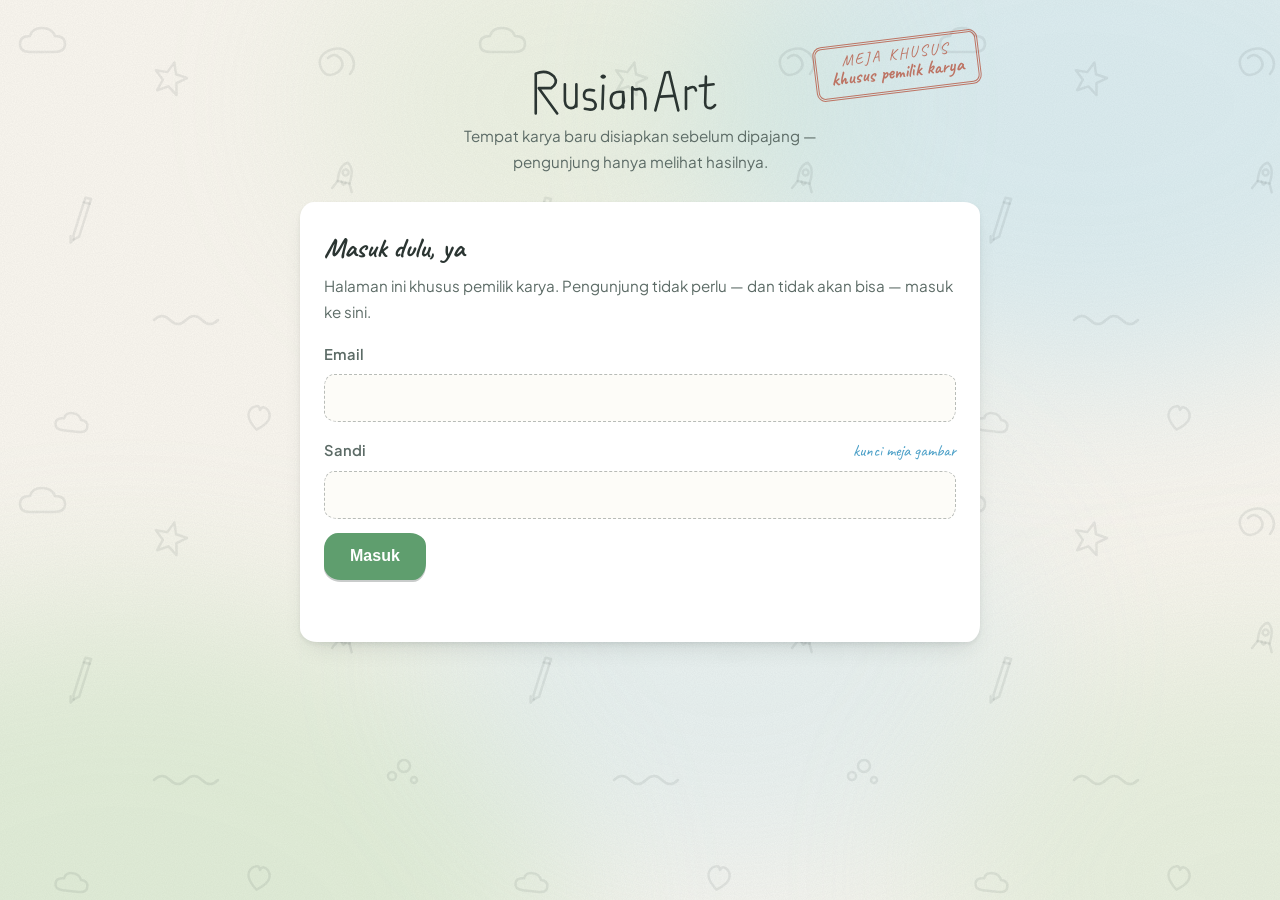
<file: admin/index.html>
<!DOCTYPE html>
<html lang="id">
<head>
  <meta charset="UTF-8">
  <meta name="viewport" content="width=device-width, initial-scale=1.0">
  <meta name="robots" content="noindex, nofollow">
  <meta name="theme-color" content="#faf7f0">
  <title>Meja Admin — RusianArt</title>

  <link rel="icon" href="data:image/svg+xml,%3Csvg%20xmlns='http://www.w3.org/2000/svg'%20viewBox='0%200%2064%2064'%3E%3Crect%20width='64'%20height='64'%20rx='14'%20fill='%23faf7f0'/%3E%3Ctext%20x='32'%20y='43'%20font-family='cursive'%20font-size='34'%20font-weight='bold'%20fill='%232b3532'%20text-anchor='middle'%3ER%3C/text%3E%3Cpath%20d='M14%2052%20Q32%2046%2050%2052'%20stroke='%235f9e6e'%20stroke-width='4'%20fill='none'%20stroke-linecap='round'/%3E%3C/svg%3E">

  <link rel="preconnect" href="https://fonts.googleapis.com">
  <link rel="preconnect" href="https://fonts.gstatic.com" crossorigin>
  <link href="https://fonts.googleapis.com/css2?family=Caveat:wght@700&family=Plus+Jakarta+Sans:wght@400;600&display=swap" rel="stylesheet">

  <link rel="stylesheet" href="../style.css">
  <link rel="stylesheet" href="admin.css">
</head>
<body>
  <main class="admin">
    <div class="admin-dalam">

      <header class="admin-sampul">
        <h1 class="tersembunyi">Meja Admin</h1>
        <svg class="admin-ttd" viewBox="0 0 300 100" aria-hidden="true">
          <path pathLength="1" d="M14 88 L14 36 Q28 30 38 40 Q44 48 34 55 L18 55 L42 88"/>
          <path pathLength="1" d="M52 50 L52 72 Q53 81 60 81 Q67 81 67 72 L67 50 L67 79"/>
          <path pathLength="1" d="M90 58 Q78 55 77 63 Q76 70 84 70 Q93 71 92 79 Q90 85 78 82"/>
          <path pathLength="1" d="M102 52 L101 82"/>
          <path pathLength="1" d="M100 40 Q102 38 104 40 Q102 42 100 40"/>
          <path pathLength="1" d="M128 60 Q112 58 112 70 Q112 82 122 81 Q128 80 129 72 L128 60 L128 80"/>
          <path pathLength="1" d="M140 82 L140 54 Q141 58 148 56 Q156 55 157 68 L157 82"/>
          <path pathLength="1" d="M170 84 L183 35 L188 34 L200 84"/>
          <path pathLength="1" d="M177 66 L194 65"/>
          <path pathLength="1" d="M210 82 L210 54 Q210 58 216 54 Q222 52 223 58"/>
          <path pathLength="1" d="M236 40 L235 74 Q235 82 243 81 Q246 80 248 77"/>
          <path pathLength="1" d="M228 52 L246 50"/>
        </svg>
        <div class="stempel" aria-hidden="true">
          <span>meja khusus</span>
          <strong>khusus pemilik karya</strong>
        </div>
        <p class="admin-sub">Tempat karya baru disiapkan sebelum dipajang — pengunjung hanya melihat hasilnya.</p>
      </header>

      <!-- gudang belum diatur (alamat/kunci masih kosong) -->
      <section class="kartu-admin" id="layar-atur" hidden>
        <h2 class="kertas-judul">Gudang belum dipasang</h2>
        <p>Alamat gudang masih kosong. Isi dua baris <code>GUDANG_URL</code> dan
        <code>GUDANG_KUNCI</code> di berkas <code>admin/admin.js</code> (dan
        <code>script.js</code> untuk galeri), lalu muat ulang halaman ini.
        Langkah lengkapnya ada di <code>PANDUAN-GUDANG.md</code>.</p>
      </section>

      <!-- login -->
      <section class="kartu-admin" id="layar-masuk" hidden>
        <h2 class="kertas-judul">Masuk dulu, ya</h2>
        <p class="admin-tetek">Halaman ini khusus pemilik karya. Pengunjung tidak perlu —
        dan tidak akan bisa — masuk ke sini.</p>
        <form id="form-masuk">
          <label>Email
            <input type="email" id="masuk-email" autocomplete="username" required>
          </label>
          <label>
            <span class="label-baris">Sandi <span class="catatan-margin">kunci meja gambar</span></span>
            <input type="password" id="masuk-sandi" autocomplete="current-password" required>
          </label>
          <button class="tombol tombol-utama" id="tombol-masuk" type="submit">Masuk</button>
          <p class="admin-status" id="status-masuk" role="status"></p>
        </form>
      </section>

      <!-- isi admin -->
      <section id="layar-admin" hidden>
        <div class="stiker-jalur">
          <span class="stiker stiker-hijau" id="stiker-jumlah">memuat…</span>
          <span class="stiker stiker-biru" id="stiker-terakhir" hidden></span>
        </div>
        <div class="admin-baris-atas">
          <p class="admin-halo" id="admin-halo">Selamat datang kembali 👋</p>
          <button class="tombol-tips" id="tombol-keluar" type="button">Keluar</button>
        </div>

        <div class="kartu-admin kertas-selotip">
          <span class="selotip" aria-hidden="true"></span>
          <h2 class="kertas-judul">Tambah karya baru</h2>
          <form id="form-tambah">
            <label>
              <span class="label-baris">Foto karya <span class="catatan-margin">tempel fotonya di sini <svg class="panah" viewBox="0 0 26 14" aria-hidden="true"><path d="M24 2 Q10 3 5 10 M5 10 l6.5 -2.5 M5 10 l1.5 -6" fill="none" stroke="currentColor" stroke-width="2" stroke-linecap="round" stroke-linejoin="round"/></svg></span></span>
              <input type="file" id="tambah-foto" accept="image/*" required>
            </label>
            <img id="pratinjau" alt="Pratinjau foto yang dipilih" hidden>
            <label>
              <span class="label-baris">Judul karya <span class="catatan-margin">kasih judul yang hangat</span></span>
              <input type="text" id="tambah-judul" maxlength="80" required placeholder="mis. Kucing Barongsai">
            </label>
            <label>
              <span class="label-baris">Kategori <span class="catatan-margin">status — bebas ketik baru!</span></span>
              <input type="text" id="tambah-kategori" maxlength="40" required list="saran-kategori" placeholder="mis. Arsiran Pensil">
            </label>
            <datalist id="saran-kategori">
              <option value="Sketsa"></option>
              <option value="Ilusi 3D"></option>
              <option value="Lettering"></option>
            </datalist>
            <label>
              <span class="label-baris">Media <span class="catatan-margin">detail bahan — boleh kosong</span></span>
              <input type="text" id="tambah-media" maxlength="60" placeholder="mis. Pensil di atas kertas">
            </label>
            <label>
              <span class="label-baris">Coretan tangan <span class="catatan-margin">tulisan biru kecil — boleh kosong</span></span>
              <input type="text" id="tambah-coretan" maxlength="80" placeholder="catatan kecil bergaya tulisan biru">
            </label>
            <button class="tombol tombol-utama" id="tombol-unggah" type="submit">Simpan ke galeri</button>
            <p class="admin-status" id="status-tambah" role="status"></p>
          </form>
        </div>

        <div class="admin-baris">
          <h2 class="kertas-judul tanpa-jarak">Karya di gudang <span class="hitung" id="hitung-karya"></span></h2>
          <button class="tombol-tips" id="tombol-seed" type="button">Unggah 7 karya awal</button>
        </div>
        <p class="peringatan-seed" id="peringatan-seed" hidden>Galeri pengunjung saat ini menampilkan karya gudang saja — unggah 7 karya awal supaya karya lama ikut tampil.</p>
        <ul class="daftar-karya" id="daftar-karya"></ul>
        <div class="meja-kosong" id="meja-kosong" hidden>
          <svg viewBox="0 0 120 92" aria-hidden="true">
            <g fill="none" stroke="#2b3532" stroke-width="2.5" stroke-linecap="round" stroke-linejoin="round">
              <path d="M60 16 L36 86 M60 16 L84 86 M60 22 L60 44"/>
              <path d="M54 10 Q60 4 66 10"/>
              <path d="M28 86 L44 86 M76 86 L92 86"/>
            </g>
            <path d="M40 24 L80 20 L82 54 L42 58 Z M46 58 L76 56" fill="none" stroke="#4a9fc7" stroke-width="2.5" stroke-linecap="round" stroke-linejoin="round"/>
            <path d="M52 46 Q56 36 60 46 M66 42 Q69 36 72 42" fill="none" stroke="#5f9e6e" stroke-width="2.5" stroke-linecap="round"/>
          </svg>
          <p>meja masih terlalu rapi… mulai menggambar!</p>
        </div>
        <p class="admin-status" id="status-daftar" role="status"></p>
      </section>

    </div>
  </main>

  <dialog id="dialog-konfirmasi" class="dialog-konfirmasi" aria-label="Pertanyaan konfirmasi">
    <div class="dk-isi">
      <svg class="dk-gambar" viewBox="0 0 40 40" aria-hidden="true">
        <circle cx="20" cy="20" r="16.5" fill="none" stroke="#b6543f" stroke-width="2.4" stroke-dasharray="4 5" stroke-linecap="round"/>
        <path d="M20 11 v11" fill="none" stroke="#b6543f" stroke-width="3" stroke-linecap="round"/>
        <circle cx="20" cy="27.5" r="1.9" fill="#b6543f"/>
      </svg>
      <p class="dk-teks" id="dkTeks"></p>
      <div class="dk-aksi">
        <button class="tombol tombol-bahaya" id="dkYa" type="button">Ya, lanjut</button>
        <button class="tombol-tips" id="dkTidak" type="button">Batal</button>
      </div>
    </div>
  </dialog>

  <script src="admin.js" defer></script>
</body>
</html>
</file>
<file: style.css>
/* =========================================================
   RusianArt — tema "meja gambar"
   Kertas hangat + biru muda + hijau, aksen coretan pensil.
   Mobile-first, ringan: animasi hanya transform & opacity.
   ========================================================= */

:root {
  --kertas: #faf7f0;
  --kertas-2: #eef5ef;      /* panel hijau muda untuk seksi karya */
  --tinta: #2b3532;         /* grafit, bukan hitam pekat */
  --tinta-lembut: #5c6b66;
  --biru: #4a9fc7;
  --biru-muda: #8ed0ee;
  --hijau: #5f9e6e;
  --hijau-muda: #a8d5a2;
  --garis: rgba(43, 53, 50, .14);
  --radius-wobble: 14px 16px 13px 17px / 16px 13px 17px 14px;
  --bayangan-kartu: 0 2px 4px rgba(43, 53, 50, .08), 0 12px 24px -10px rgba(43, 53, 50, .16);
  --grain: url("data:image/svg+xml,%3Csvg xmlns='http://www.w3.org/2000/svg' width='180' height='180'%3E%3Cfilter id='n'%3E%3CfeTurbulence type='fractalNoise' baseFrequency='0.9' numOctaves='2'/%3E%3CfeColorMatrix values='0 0 0 0 0 0 0 0 0 0 0 0 0 0 0 0 0 0 0.05 0'/%3E%3C/filter%3E%3Crect width='180' height='180' filter='url(%23n)'/%3E%3C/svg%3E");
  --doodle: url("data:image/svg+xml,%3Csvg xmlns='http://www.w3.org/2000/svg' width='460' height='460' viewBox='0 0 460 460'%3E%3Cg fill='none' stroke='%232b3532' stroke-opacity='.09' stroke-width='2.5' stroke-linecap='round' stroke-linejoin='round'%3E%3Cpath d='M30 52 Q20 52 20 44 Q20 36 30 36 Q32 28 42 28 Q52 28 55 36 Q65 36 65 44 Q65 52 54 52 Z'/%3E%3Cpath transform='rotate(14 170 80)' d='M170 62 L174.5 73 L186 74 L177 81.5 L180 93 L170 86.5 L160 93 L163 81.5 L154 74 L165.5 73 Z'/%3E%3Cpath d='M328 58 Q334 52 340 58 Q346 66 338 72 Q328 79 322 70 Q316 59 326 52 Q340 44 350 54 Q358 64 350 74'/%3E%3Cg transform='rotate(-18 80 210)'%3E%3Cpath d='M66 232 L86 204 L91 207 L71 235 L65 236 Z'/%3E%3Cpath d='M86 204 L89 200 L94 203 L91 207'/%3E%3Cpath d='M65 236 L61 238 L63 232'/%3E%3C/g%3E%3Cg transform='rotate(12 350 200)'%3E%3Cpath d='M340 164 Q348 168 346 184 L334 184 Q332 168 340 164 Z'/%3E%3Cpath d='M334 184 L330 192 M346 184 L350 192 M338 184 Q341 189 342 184'/%3E%3Ccircle cx='340' cy='174' r='3'/%3E%3C/g%3E%3Cpath d='M154 320 Q162 312 170 320 T186 320 T202 320 T218 320'/%3E%3Ccircle cx='392' cy='316' r='4'/%3E%3Ccircle cx='404' cy='306' r='6'/%3E%3Ccircle cx='414' cy='320' r='3'/%3E%3Cpath transform='rotate(10 260 410)' d='M260 430 Q244 418 252 409 Q258 404 260 410 Q262 404 268 409 Q276 418 260 430 Z'/%3E%3Cpath transform='rotate(6 80 420)' d='M64 432 Q56 432 56 426 Q56 420 64 420 Q65 414 72 414 Q79 414 81 420 Q88 420 88 426 Q88 432 80 432 Z'/%3E%3C/g%3E%3C/svg%3E");
  --cat-air: url("data:image/svg+xml,%3Csvg xmlns='http://www.w3.org/2000/svg' width='900' height='700' viewBox='0 0 900 700'%3E%3Cdefs%3E%3Cfilter id='k' x='-60%25' y='-60%25' width='220%25' height='220%25'%3E%3CfeGaussianBlur stdDeviation='45'/%3E%3C/filter%3E%3C/defs%3E%3Cellipse cx='690' cy='120' rx='210' ry='150' fill='%238ed0ee' opacity='.28' filter='url(%23k)'/%3E%3Cellipse cx='170' cy='560' rx='240' ry='170' fill='%23a8d5a2' opacity='.30' filter='url(%23k)'/%3E%3Cellipse cx='500' cy='420' rx='160' ry='120' fill='%238ed0ee' opacity='.16' filter='url(%23k)'/%3E%3Cellipse cx='780' cy='540' rx='170' ry='130' fill='%23a8d5a2' opacity='.22' filter='url(%23k)'/%3E%3Cellipse cx='420' cy='120' rx='150' ry='110' fill='%23a8d5a2' opacity='.16' filter='url(%23k)'/%3E%3C/svg%3E");
}

/* ---------- dasar ---------- */
* { margin: 0; padding: 0; box-sizing: border-box; }

html {
  scroll-padding-top: 84px;
  overflow-x: clip;
}
@media (prefers-reduced-motion: no-preference) {
  html { scroll-behavior: smooth; }
}

body {
  font-family: "Plus Jakarta Sans", "Segoe UI", system-ui, sans-serif;
  font-size: 1.02rem;
  line-height: 1.75;
  color: var(--tinta);
  background-color: var(--kertas);
  background-image: var(--grain);
  overflow-x: clip;
  -webkit-tap-highlight-color: transparent;
}

img { max-width: 100%; height: auto; }

::selection { background: rgba(142, 208, 238, .45); }

:focus-visible {
  outline: 3px solid var(--biru);
  outline-offset: 2px;
  border-radius: 4px;
}

.skip-link {
  position: absolute;
  left: 12px;
  top: -60px;
  z-index: 100;
  background: var(--tinta);
  color: var(--kertas);
  padding: 10px 16px;
  border-radius: 10px;
  text-decoration: none;
  font-weight: 600;
  transition: top .25s ease;
}
.skip-link:focus { top: 12px; }

/* ---------- tipografi ---------- */
h1, h2, .kicker, .kaki-hati, .drag-hint, .kartu-catatan, .cips li {
  font-family: "Caveat", "Segoe Print", cursive;
}

.kicker {
  display: inline-block;
  font-size: 1.35rem;
  color: var(--biru);
  letter-spacing: .04em;
  margin-bottom: 6px;
}
.kicker-pensil {
  width: 18px;
  height: 18px;
  color: var(--biru);
  vertical-align: -3px;
  margin-right: 4px;
}

.judul-bagian {
  font-size: clamp(2.3rem, 5.5vw, 3.1rem);
  line-height: 1.05;
  margin-bottom: 10px;
}
.judul-bagian.tengah { text-align: center; }

.coret {
  display: block;
  width: min(230px, 60%);
  height: auto;
  margin-top: 4px;
}
.coret-kecil { width: 130px; margin: 2px auto 0; }
.tengah .coret-kecil { margin-inline: auto; }

.coret path {
  stroke-dasharray: 1;
  stroke-dashoffset: 0;
}
html.js .coret path { stroke-dashoffset: 1; }
html.js .coret.muncul path {
  transition: stroke-dashoffset 1s ease .15s;
  stroke-dashoffset: 0;
}

/* ---------- nav ---------- */
.nav {
  position: sticky;
  top: 0;
  z-index: 60;
  background: rgba(250, 247, 240, .94);
  border-bottom: 1px solid transparent;
  transition: box-shadow .3s ease, border-color .3s ease;
}
.nav.gulir {
  box-shadow: 0 2px 16px rgba(43, 53, 50, .09);
  border-color: rgba(43, 53, 50, .06);
}
.nav-dalam {
  max-width: 1080px;
  margin: 0 auto;
  padding: 10px 20px;
  display: flex;
  flex-wrap: wrap;
  align-items: center;
  justify-content: space-between;
  gap: 4px 16px;
}
.logo {
  display: inline-flex;
  align-items: center;
  gap: 9px;
  text-decoration: none;
  color: var(--tinta);
  font-family: "Caveat", cursive;
  font-size: 1.8rem;
  line-height: 1;
  padding: 4px 2px;
}
.logo-pensil { width: 24px; height: 24px; color: var(--hijau); }
.logo span { position: relative; top: -2px; }

.menu {
  display: flex;
  gap: 2px;
  overflow-x: auto;
  max-width: 100%;
  scrollbar-width: none;
}
.menu::-webkit-scrollbar { display: none; }
.menu a {
  white-space: nowrap;
  text-decoration: none;
  color: var(--tinta-lembut);
  font-weight: 600;
  font-size: .95rem;
  padding: .55em .95em;
  border-radius: 10px;
  transition: color .2s ease, background-color .2s ease;
}
.menu a:hover { color: var(--tinta); background: rgba(142, 208, 238, .18); }
.menu a.aktif {
  color: var(--tinta);
  background: rgba(168, 213, 162, .28);
}

/* ---------- tombol ---------- */
.tombol {
  display: inline-flex;
  align-items: center;
  justify-content: center;
  gap: 9px;
  padding: .78em 1.5em;
  border-radius: var(--radius-wobble);
  font-weight: 600;
  font-size: 1rem;
  text-decoration: none;
  color: var(--tinta);
  border: 2px solid var(--tinta);
  background: transparent;
  box-shadow: 0 2px 0 rgba(43, 53, 50, .25);
  transition: transform .2s ease, box-shadow .2s ease, background-color .2s ease;
}
.tombol:hover { transform: translateY(-2px); box-shadow: 0 5px 0 rgba(43, 53, 50, .18); }
.tombol:active { transform: translateY(1px); box-shadow: 0 1px 0 rgba(43, 53, 50, .25); }
.tombol svg { width: 20px; height: 20px; flex: none; }

.tombol-utama {
  background: var(--hijau);
  border-color: var(--hijau);
  color: #fff;
}
.tombol-outline { background: rgba(255, 255, 255, .6); }

.tombol-wa { background: #3fa15c; border-color: #3fa15c; color: #fff; }
.tombol-email { background: var(--biru); border-color: var(--biru); color: #fff; }

/* ---------- hero ---------- */
.hero {
  padding: 40px 20px 56px;
  min-height: min(calc(100svh - 70px), 780px);
  display: grid;
  align-content: center;
  background-color: var(--kertas);
  background-image:
    var(--doodle),
    var(--cat-air),
    var(--grain);
  background-size: 460px 460px, 100% 100%, auto;
  background-position: 0 0, center, 0 0;
  background-repeat: repeat, no-repeat, repeat;
}
.hero-dalam {
  max-width: 1080px;
  margin: 0 auto;
  width: 100%;
  display: grid;
  gap: 20px;
  align-items: center;
}
.hero-teks { text-align: center; }

.hero h1 {
  font-size: clamp(3.6rem, 11vw, 5.8rem);
  line-height: .95;
  letter-spacing: .01em;
}
.coret-nama {
  width: min(240px, 70%);
  margin: 0 auto;
}
.hero-sub {
  font-size: clamp(1.5rem, 3.4vw, 1.9rem);
  color: var(--hijau);
  margin-top: 2px;
}
.hero-intro {
  max-width: 46ch;
  margin: 14px auto 0;
  color: var(--tinta-lembut);
}
.hero-intro strong { color: var(--tinta); }
.hero-aksi {
  display: flex;
  flex-wrap: wrap;
  justify-content: center;
  gap: 12px;
  margin-top: 22px;
}

/* panggung 3D */
.hero-panggung {
  position: relative;
  height: 340px;
  margin-top: 4px;
}
.scene {
  position: absolute;
  inset: 0;
  perspective: 1100px;
  touch-action: pan-y;
  cursor: grab;
}
.scene:active { cursor: grabbing; }
.stage {
  position: absolute;
  inset: 0;
  transform-style: preserve-3d;
  transform: rotateX(9deg) rotateY(-16deg);
}
html.js .stage.aktif-3d { will-change: transform; }

.paper {
  position: absolute;
  left: 50%;
  top: 50%;
  margin: 0;
  transform: translate(-50%, -50%)
             translate3d(var(--x), var(--y), var(--z))
             rotateZ(var(--rz))
             rotateY(var(--ry, 0deg));
}
.paper-isi {
  position: relative;
  display: block;
  background: #fff;
  padding: 7px 7px 18px;
  border-radius: 4px;
  box-shadow: 0 2px 5px rgba(43, 53, 50, .14),
              0 16px 28px -12px rgba(43, 53, 50, .28);
  backface-visibility: hidden;
  animation: apung 5.4s ease-in-out infinite alternate;
  animation-delay: var(--d, 0s);
}
.paper--depan .paper-isi {
  box-shadow: 0 3px 6px rgba(43, 53, 50, .16),
              0 22px 34px -12px rgba(43, 53, 50, .34);
}
.paper-isi img {
  display: block;
  height: var(--h, 170px);
  width: auto;
  max-width: 250px;
  border-radius: 2px;
}
.paper.kosong .paper-isi {
  width: calc(var(--h, 170px) * .8);
  display: grid;
  place-items: center;
  background:
    repeating-linear-gradient(-45deg, #fbfaf6 0 10px, #f2f0e7 10px 20px);
}
.paper.kosong .paper-isi::after {
  content: "foto karya menyusul";
  font-family: "Caveat", cursive;
  font-size: 1.05rem;
  color: var(--tinta-lembut);
  text-align: center;
  padding: 8px;
}

.tape {
  position: absolute;
  top: -9px;
  left: 50%;
  width: 54px;
  height: 18px;
  transform: translateX(-50%) rotate(-2deg);
  background: linear-gradient(rgba(168, 213, 162, .6), rgba(168, 213, 162, .42));
  border-left: 2px dotted rgba(255, 255, 255, .65);
  border-right: 2px dotted rgba(255, 255, 255, .65);
  box-shadow: 0 1px 2px rgba(43, 53, 50, .1);
  backface-visibility: hidden;
  animation: apung 5.4s ease-in-out infinite alternate;
  animation-delay: var(--d, 0s);
}

@keyframes apung {
  from { translate: 0 -5px; }
  to   { translate: 0 6px; }
}

.coret-lantai {
  position: absolute;
  bottom: -6px;
  left: 50%;
  transform: translateX(-50%);
  width: min(300px, 82%);
}

.drag-hint {
  position: absolute;
  bottom: -34px;
  left: 0;
  right: 0;
  display: flex;
  align-items: center;
  justify-content: center;
  gap: 7px;
  font-size: 1.2rem;
  color: var(--tinta-lembut);
  animation: masukHalus .6s ease 2.1s both, kelip 2.4s ease-in-out 2.7s infinite;
  transition: opacity .5s ease;
}
.drag-hint svg { width: 26px; height: 16px; }
.drag-hint.selesai { opacity: 0; pointer-events: none; }

@keyframes kelip {
  0%, 100% { opacity: .55; }
  50% { opacity: 1; }
}

/* ---------- seksi umum ---------- */
section { scroll-margin-top: 70px; }
.bagian-dalam {
  max-width: 1080px;
  margin: 0 auto;
  padding: 64px 20px;
}
.sub-bagian {
  color: var(--tinta-lembut);
  max-width: 52ch;
  margin-bottom: 30px;
}
.sub-bagian.tengah { margin-inline: auto; text-align: center; }

html.js .anim-muncul {
  opacity: 0;
  transform: translateY(16px);
  transition: opacity .65s ease, transform .65s ease;
}
html.js .anim-muncul.muncul {
  opacity: 1;
  transform: none;
}

/* ---------- tentang ---------- */
.tentang-dalam {
  display: grid;
  gap: 40px;
  align-items: center;
}
.tentang-teks p + p { margin-top: 12px; }

.tentang-foto { display: grid; place-items: center; }
.foto-bingkai {
  position: relative;
  background: #fff;
  padding: 10px 10px 14px;
  border-radius: 4px;
  box-shadow: var(--bayangan-kartu);
  transform: rotate(-2.5deg);
  max-width: 340px;
  margin: 10px;
}
.foto-bingkai::before,
.foto-bingkai::after {
  content: "";
  position: absolute;
  top: -10px;
  width: 64px;
  height: 20px;
  background: linear-gradient(rgba(142, 208, 238, .55), rgba(142, 208, 238, .38));
  box-shadow: 0 1px 2px rgba(43, 53, 50, .1);
}
.foto-bingkai::before { left: 14px; transform: rotate(-5deg); }
.foto-bingkai::after { right: 14px; transform: rotate(4deg); }
.foto-bingkai img {
  display: block;
  width: 100%;
  height: auto;
  border-radius: 3px;
}
.foto-bingkai figcaption {
  font-family: "Caveat", cursive;
  font-size: 1.15rem;
  color: var(--tinta-lembut);
  text-align: center;
  padding-top: 9px;
}
.foto-bingkai.foto-kosong { min-height: 380px; }
.foto-bingkai.foto-kosong figcaption { padding-top: 0; }
.foto-bingkai.foto-kosong::after {
  content: "Foto bapak akan ditempel di sini";
  font-family: "Caveat", cursive;
  font-size: 1.3rem;
  color: var(--tinta-lembut);
  position: absolute;
  inset: 14px 10px 44px;
  display: grid;
  place-items: center;
  background: repeating-linear-gradient(-45deg, #fbfaf6 0 12px, #f2f0e7 12px 24px);
  border-radius: 3px;
  padding: 10px;
  text-align: center;
}

.cips {
  list-style: none;
  display: flex;
  flex-wrap: wrap;
  gap: 9px;
  margin-top: 20px;
}
.cips li {
  font-size: 1.25rem;
  color: var(--tinta);
  background: #fff;
  border: 1.6px solid var(--tinta);
  border-radius: 12px 15px 11px 16px / 15px 11px 16px 12px;
  padding: .28em .8em;
  box-shadow: 0 2px 0 rgba(43, 53, 50, .16);
  transform: rotate(-1deg);
}
.cips li:nth-child(2n) { transform: rotate(1.4deg); }
.cips li:nth-child(3) { border-color: var(--biru); color: var(--biru); }
.cips li:nth-child(4) { border-color: var(--hijau); color: var(--hijau); }

/* ---------- karya ---------- */
.karya {
  background-color: var(--kertas-2);
  background-image: radial-gradient(rgba(43, 53, 50, .12) 1.3px, transparent 1.7px);
  background-size: 22px 22px;
  border-top: 2px dashed rgba(43, 53, 50, .16);
  border-bottom: 2px dashed rgba(43, 53, 50, .16);
}

.filter {
  display: flex;
  flex-wrap: wrap;
  justify-content: center;
  gap: 9px;
  margin-bottom: 30px;
}
.filter-btn {
  font-family: "Caveat", cursive;
  font-size: 1.3rem;
  color: var(--tinta-lembut);
  background: #fff;
  border: 1.8px solid rgba(43, 53, 50, .3);
  border-radius: 13px 16px 12px 17px / 16px 12px 17px 13px;
  padding: .18em .85em;
  cursor: pointer;
  transition: background-color .2s ease, color .2s ease, border-color .2s ease, transform .2s ease;
}
.filter-btn:hover { transform: translateY(-1px); border-color: var(--tinta); color: var(--tinta); }
.filter-btn.aktif {
  background: var(--tinta);
  border-color: var(--tinta);
  color: var(--kertas);
}

.galeri {
  display: grid;
  grid-template-columns: repeat(auto-fill, minmax(230px, 1fr));
  gap: 22px;
}
.kartu {
  margin: 0;
  background: #fff;
  border-radius: var(--radius-wobble);
  padding: 10px 10px 12px;
  box-shadow: var(--bayangan-kartu);
  transform: perspective(700px) rotateX(var(--tx, 0deg)) rotateY(var(--ty, 0deg));
  transition: transform .18s ease-out, box-shadow .25s ease;
}
.kartu:hover { box-shadow: 0 4px 8px rgba(43, 53, 50, .1), 0 20px 34px -12px rgba(43, 53, 50, .24); }
.kartu.pindah { display: none; }

.kartu-btn {
  display: block;
  width: 100%;
  border: 0;
  background: none;
  font: inherit;
  color: inherit;
  text-align: left;
  cursor: zoom-in;
  padding: 0;
}
.kartu-gambar {
  display: block;
  aspect-ratio: 4 / 5;
  border-radius: 8px;
  overflow: hidden;
  background: #ecebe2;
}
.kartu-gambar img {
  width: 100%;
  height: 100%;
  object-fit: cover;
  display: block;
  transition: transform .5s ease;
}
.kartu:hover .kartu-gambar img { transform: scale(1.045); }
.kartu.kosong .kartu-gambar { background: repeating-linear-gradient(-45deg, #fbfaf6 0 12px, #f2f0e7 12px 24px); }
.kartu.kosong .kartu-gambar::after {
  content: "foto karya menyusul";
  font-family: "Caveat", cursive;
  font-size: 1.2rem;
  color: var(--tinta-lembut);
  display: grid;
  place-items: center;
  height: 100%;
}

.kartu figcaption { padding: 11px 4px 0; }
.kartu h3 { font-size: 1.02rem; line-height: 1.35; }
.kartu figcaption p {
  font-size: .84rem;
  color: var(--tinta-lembut);
  margin-top: 2px;
}
.kartu-catatan {
  font-family: "Caveat", cursive !important;
  font-size: 1.05rem !important;
  color: var(--biru) !important;
  margin-top: 3px !important;
}

.galeri-kosong {
  text-align: center;
  font-family: "Caveat", cursive;
  font-size: 1.4rem;
  color: var(--tinta-lembut);
  padding: 20px 0 6px;
}

/* ---------- kontak ---------- */
.kontak {
  background-color: var(--kertas);
  background-image:
    var(--cat-air),
    var(--grain);
  background-size: 130% auto, auto;
  background-position: center 90%, 0 0;
  background-repeat: no-repeat, repeat;
}
.tengah-kontak { max-width: 660px; text-align: center; }
.tengah-kontak .judul-bagian { text-align: center; }
.kontak-aksi {
  display: grid;
  gap: 12px;
  margin: 8px auto 0;
  max-width: 360px;
}
.kontak-item .tombol {
  width: 100%;
  justify-content: center;
}
.kontak-item {
  display: grid;
  justify-items: center;
  gap: 6px;
}
.kontak-nilai {
  font-size: .84rem;
  font-weight: 600;
  color: var(--tinta-lembut);
}

/* ---------- footer ---------- */
.kaki {
  border-top: 2px dashed rgba(43, 53, 50, .16);
  padding: 30px 20px 36px;
  text-align: center;
  font-size: .9rem;
  color: var(--tinta-lembut);
}
.kaki-hati {
  font-size: 1.35rem;
  color: var(--hijau);
  margin-top: 4px;
}

/* ---------- lightbox ---------- */
.lightbox {
  position: fixed;
  inset: 0;
  margin: auto;
  width: fit-content;
  height: fit-content;
  overflow: visible;
  border: 0;
  background: transparent;
  padding: 0;
}
.lightbox::backdrop { background: rgba(30, 38, 35, .62); }
.lightbox[open] .lb-isi { animation: lbMuncul .28s ease; }
@keyframes lbMuncul {
  from { opacity: 0; transform: scale(.94); }
  to { opacity: 1; transform: none; }
}
.lb-isi {
  position: relative;
  background: var(--kertas);
  background-image: var(--grain);
  padding: 12px 12px 14px;
  border-radius: 14px;
  box-shadow: 0 30px 60px -20px rgba(0, 0, 0, .5);
}
.lb-isi img {
  display: block;
  width: auto;
  height: auto;
  max-width: min(88vw, 860px);
  max-height: 70vh;
  border-radius: 6px;
}
.lb-cap {
  padding-top: 10px;
  font-size: .92rem;
  color: var(--tinta-lembut);
}
.lb-cap strong { color: var(--tinta); font-size: 1.02rem; }
.lb-cap span { display: block; }
.lb-tutup {
  position: absolute;
  top: -14px;
  right: -14px;
  width: 40px;
  height: 40px;
  border-radius: 50%;
  border: 0;
  background: var(--tinta);
  color: var(--kertas);
  cursor: pointer;
  display: grid;
  place-items: center;
  box-shadow: 0 4px 12px rgba(0, 0, 0, .3);
}
.lb-tutup svg { width: 18px; height: 18px; }

/* lightbox di layar sempit */
@media (max-width: 640px) {
  .lb-isi { padding: 10px 10px 12px; border-radius: 12px; }
  .lb-isi img { max-width: calc(100vw - 52px); max-height: 62vh; }
  .lb-tutup { top: -10px; right: -8px; width: 36px; height: 36px; }
  .lb-tutup svg { width: 16px; height: 16px; }
  .lb-cap { font-size: .88rem; }
}

/* ---------- responsif ---------- */
@media (min-width: 641px) {
  .hero-panggung { height: 440px; }
  .stage { scale: .8; }
}

@media (max-width: 640px) {
  .paper--sembunyi { display: none; }
  .stage { scale: .62; }
  .drag-hint { bottom: -30px; font-size: 1.05rem; }
  .menu {
    width: 100%;
    order: 2;
    justify-content: flex-start;
  }
  .bagian-dalam { padding: 52px 20px; }
}

@media (min-width: 761px) {
  .hero-dalam { grid-template-columns: 1.05fr .95fr; }
  .hero-teks { text-align: left; }
  .coret-nama { margin: 0; }
  .hero-intro { margin-left: 0; }
  .hero-aksi { justify-content: flex-start; }
  .tentang-dalam { grid-template-columns: .85fr 1.15fr; gap: 56px; }
  .kontak-aksi {
    grid-template-columns: repeat(3, auto);
    justify-content: center;
  }
  .kontak-item .tombol { width: auto; }
}

@media (min-width: 1001px) {
  .stage { scale: .92; }
  .hero-panggung { height: 520px; }
}

/* content-visibility: seksi bawah dimuat saat mendekat, hemat memori */
.tentang, .karya, .kontak {
  content-visibility: auto;
  contain-intrinsic-size: auto 640px;
}

/* ---------- mode hemat (HP lemot, otomatis dari JS) ---------- */
html.mode-hemat .paper--sembunyi { display: none; }
html.mode-hemat .paper-isi,
html.mode-hemat .tape,
html.mode-hemat .drag-hint {
  animation: none;
}
html.mode-hemat .stage { transform: rotateX(9deg) rotateY(-16deg); }

/* ---------- hormati preferensi gerak minim ---------- */
@media (prefers-reduced-motion: reduce) {
  *, *::before, *::after {
    animation-duration: .01ms !important;
    animation-iteration-count: 1 !important;
    transition-duration: .01ms !important;
  }
  html.js .anim-muncul { opacity: 1; transform: none; }
  html.js .coret path { stroke-dashoffset: 0; }
  .drag-hint { display: none; }
}

/* =========================================================
   LAYAR PEMBUKA — pensil menulis "RusianArt"
   Koreografi murni CSS: bila animasi dimatikan (mode hemat /
   gerak minim), semua elemen otomatis langsung terlihat,
   karena kondisi tersembunyi hanya ada di dalam keyframes.
   ========================================================= */
#pembuka {
  position: fixed;
  inset: 0;
  z-index: 100;
  background-color: var(--kertas);
  background-image: var(--doodle), var(--grain);
  display: grid;
  place-items: center;
  cursor: pointer;
  animation: pembukaTutup .5s cubic-bezier(.75, 0, .25, 1) .95s forwards;
}
.pembuka-kertas {
  text-align: center;
  animation: munculLembut .35s ease both;
}
.pembuka-tulis {
  width: min(300px, 74vw);
  height: auto;
  overflow: visible;
}
.pembuka-tulis path {
  fill: none;
  stroke: var(--tinta);
  stroke-width: 3.4;
  stroke-linecap: round;
  stroke-linejoin: round;
  stroke-dasharray: 1;
  stroke-dashoffset: 1;
  opacity: .88;
  animation: tulisHuruf .26s ease forwards;
}
/* jeda antar goresan — terasa ditulis huruf per huruf (diringkas) */
.pembuka-tulis path:nth-child(1)  { animation-delay: .12s; }
.pembuka-tulis path:nth-child(2)  { animation-delay: .17s; }
.pembuka-tulis path:nth-child(3)  { animation-delay: .21s; }
.pembuka-tulis path:nth-child(4)  { animation-delay: .26s; }
.pembuka-tulis path:nth-child(5)  { animation-delay: .30s; }
.pembuka-tulis path:nth-child(6)  { animation-delay: .35s; }
.pembuka-tulis path:nth-child(7)  { animation-delay: .39s; }
.pembuka-tulis path:nth-child(8)  { animation-delay: .44s; }
.pembuka-tulis path:nth-child(9)  { animation-delay: .48s; }
.pembuka-tulis path:nth-child(10) { animation-delay: .53s; }
.pembuka-tulis path:nth-child(11) { animation-delay: .57s; }
.pembuka-tulis path:nth-child(12) { animation-delay: .62s; }

.pembuka-pensil {
  width: 26px;
  height: 26px;
  color: var(--tinta);
  margin: 12px auto 0;
  animation: pensilNulis .7s ease-in-out .12s, pensilAngkat .4s ease .75s forwards;
}
.pembuka-teks {
  font-family: "Caveat", cursive;
  font-size: 1.3rem;
  color: var(--tinta-lembut);
  margin-top: 6px;
  animation: munculLembut .3s ease .68s both;
}

@keyframes tulisHuruf { to { stroke-dashoffset: 0; } }
@keyframes munculLembut { from { opacity: 0; translate: 0 14px; } }
@keyframes pembukaTutup { to { translate: 0 -102%; } }
@keyframes pensilNulis {
  0%, 100% { rotate: -6deg; }
  30% { rotate: 6deg; }
  65% { rotate: -3deg; }
}
@keyframes pensilAngkat {
  to { translate: 0 -34px; rotate: -30deg; opacity: 0; }
}

/* ---------- masuk berjenjang setelah pembuka terangkat ---------- */
.hero-teks > * {
  animation: masukHalus .55s cubic-bezier(.2, .7, .3, 1) both;
}
.hero-teks > *:nth-child(1) { animation-delay: .60s; }
.hero-teks > *:nth-child(2) { animation-delay: .66s; }
.hero-teks > *:nth-child(3) { animation-delay: .72s; }
.hero-teks > *:nth-child(4) { animation-delay: .80s; }
.hero-teks > *:nth-child(5) { animation-delay: .92s; }
/* huruf "RusianArt" di judul digambar belakangan, serasi dengan cascade */
html.js .coret-nama.muncul path { transition-delay: 1.15s; }

.paper {
  animation: kertasMasuk .6s cubic-bezier(.25, .8, .35, 1) both;
}
/* kartu terdekat (lettering) dulu, lalu sisanya bergiliran */
.stage .paper:nth-child(7) { animation-delay: 1.05s; }
.stage .paper:nth-child(1) { animation-delay: 1.13s; }
.stage .paper:nth-child(2) { animation-delay: 1.21s; }
.stage .paper:nth-child(3) { animation-delay: 1.29s; }
.stage .paper:nth-child(4) { animation-delay: 1.37s; }
.stage .paper:nth-child(5) { animation-delay: 1.45s; }
.stage .paper:nth-child(6) { animation-delay: 1.53s; }

@keyframes masukHalus {
  from { opacity: 0; translate: 0 22px; }
}
@keyframes kertasMasuk {
  from { opacity: 0; translate: 0 36px; }
}

/* ---------- lewati pembuka (klik / HP lemot) ---------- */
html.lompati-pembuka #pembuka { display: none; }
html.lompati-pembuka .hero-teks > *,
html.lompati-pembuka .paper,
html.lompati-pembuka .drag-hint,
html.lompati-pembuka .pembuka-kertas {
  animation-duration: .01ms !important;
  animation-delay: 0s !important;
}
html.lompati-pembuka .coret path { transition-delay: 0s !important; }

/* kunci gulir selama koreografi (dilepas JS; tanpa JS: bebas gulir) */
html.kunci body { overflow: hidden; }

/* ---------- seksi di bawah lipatan dirender saat mendekat ---------- */
html.js #tentang,
html.js #karya,
html.js #kontak {
  content-visibility: auto;
  contain-intrinsic-size: auto 900px;
}

@media (prefers-reduced-motion: reduce) {
  #pembuka { display: none; }
}
</file>
<file: admin/admin.css>
/* =========================================================
   Meja Admin — tema sama dengan website (kertas buku gambar)
   Warna & font dipinjam dari ../style.css
   ========================================================= */

.admin {
  padding: 46px 20px 80px;
  min-height: 100vh;
}
.admin-dalam {
  position: relative;
  max-width: 680px;
  margin: 0 auto;
}

/* ---------- sampul ---------- */
.admin-sampul {
  text-align: center;
  margin-bottom: 26px;
}
.admin-sampul h1 {
  font-family: "Caveat", cursive;
  font-size: 2.35rem;
  line-height: 1.2;
  margin-top: 2px;
}
.admin-sub {
  color: var(--tinta-lembut);
  font-size: .95rem;
  max-width: 420px;
  margin: 0 auto;
}

/* ---------- kartu kertas ---------- */
.kartu-admin {
  position: relative;
  background: #fff;
  border-radius: var(--radius-wobble);
  box-shadow: var(--bayangan-kartu);
  padding: 28px 24px 30px;
  margin-bottom: 26px;
}
.kartu-admin p {
  color: var(--tinta-lembut);
  font-size: .95rem;
}
.kertas-selotip::before {
  content: "";
  position: absolute;
  top: -10px;
  left: 50%;
  translate: -50% 0;
  width: 92px;
  height: 26px;
  background: rgba(168, 213, 162, .45);
  border-left: 2px dashed rgba(255, 255, 255, .6);
  border-right: 2px dashed rgba(255, 255, 255, .6);
  rotate: -2deg;
}
.kertas-judul {
  font-family: "Caveat", cursive;
  font-size: 1.75rem;
  line-height: 1.25;
  margin-bottom: 8px;
}
.kertas-judul.tanpa-jarak { margin-bottom: 0; }
.admin-tetek { margin-bottom: 16px; }
.admin-tetek code, .kartu-admin code {
  background: var(--kertas-2);
  border-radius: 6px;
  padding: 1px 6px;
  font-size: .85em;
}

/* ---------- form ---------- */
#form-masuk label,
#form-tambah label {
  display: grid;
  gap: 6px;
  font-weight: 600;
  font-size: .92rem;
  color: var(--tinta-lembut);
  margin-bottom: 14px;
}
#form-masuk input,
#form-tambah input {
  font: inherit;
  color: var(--tinta);
  background: #fdfcf8;
  border: 1.8px dashed rgba(43, 53, 50, .32);
  border-radius: 10px 12px 9px 13px / 12px 9px 13px 10px;
  padding: 10px 14px;
  width: 100%;
}
#form-masuk input:focus,
#form-tambah input:focus {
  outline: none;
  border-style: solid;
  border-color: var(--biru);
  background: #fff;
}
#form-tambah input[type="file"] {
  padding: 9px 10px;
  background: #fff;
}
.admin-status {
  font-family: "Caveat", cursive;
  font-size: 1.22rem;
  color: var(--hijau);
  min-height: 1.5em;
  margin-top: 10px;
}
.admin-status.gagal { color: #b6543f; }
#pratinjau {
  display: block;
  width: 130px;
  max-height: 130px;
  object-fit: cover;
  border-radius: 10px;
  box-shadow: var(--bayangan-kartu);
  margin: 0 0 16px;
}

/* ---------- baris atas & daftar ---------- */
.admin-baris-atas,
.admin-baris {
  display: flex;
  align-items: center;
  justify-content: space-between;
  gap: 12px;
  margin: 0 2px 14px;
}
.admin-halo {
  font-family: "Caveat", cursive;
  font-size: 1.35rem;
  color: var(--tinta-lembut);
}
.hitung {
  color: var(--tinta-lembut);
  font-size: 1.15rem;
}

.tombol-tips {
  font-family: "Caveat", cursive;
  font-size: 1.22rem;
  color: var(--tinta-lembut);
  background: #fff;
  border: 1.8px dashed rgba(43, 53, 50, .35);
  border-radius: 12px 15px 11px 16px / 15px 11px 16px 12px;
  padding: .22em .8em;
  cursor: pointer;
  transition: color .2s ease, border-color .2s ease, transform .2s ease;
  flex-shrink: 0;
}
.tombol-tips:hover {
  color: var(--tinta);
  border-color: var(--tinta);
  transform: translateY(-1px);
}
.tombol-tips:disabled {
  opacity: .5;
  cursor: wait;
  transform: none;
}

.daftar-karya {
  list-style: none;
  display: grid;
  gap: 10px;
}
.baris-karya {
  display: grid;
  grid-template-columns: 56px 1fr auto;
  gap: 12px;
  align-items: center;
  background: #fff;
  border-radius: var(--radius-wobble);
  box-shadow: var(--bayangan-kartu);
  padding: 8px 12px 8px 8px;
}
.baris-karya img {
  width: 56px;
  height: 56px;
  object-fit: cover;
  border-radius: 9px;
  background: var(--kertas-2);
}
.bk-teks { min-width: 0; }
.bk-teks b {
  display: block;
  font-size: .95rem;
  line-height: 1.35;
  overflow: hidden;
  text-overflow: ellipsis;
  white-space: nowrap;
}
.bk-teks span {
  font-size: .8rem;
  color: var(--tinta-lembut);
}
.tombol-hapus {
  border: 0;
  background: none;
  font-family: "Caveat", cursive;
  font-size: 1.18rem;
  color: #b6543f;
  cursor: pointer;
  padding: 8px 10px;
  border-radius: 10px;
  transition: background-color .2s ease;
  flex-shrink: 0;
}
.tombol-hapus:hover { background: rgba(182, 84, 63, .09); }

@media (max-width: 480px) {
  .kartu-admin { padding: 22px 16px 24px; }
  .baris-karya { grid-template-columns: 46px 1fr auto; }
  .baris-karya img { width: 46px; height: 46px; }
  .admin-baris, .admin-baris-atas { flex-wrap: wrap; }
}

/* =========================================================
   POLESAN — meja yang lebih hidup (semua statis & ringan)
   ========================================================= */

/* latar admin: satu dunia dengan halaman utama */
body {
  background-image: var(--doodle), var(--cat-air), var(--grain);
  background-size: auto, 130% auto, auto;
  background-position: 0 0, center -120px, 0 0;
  background-repeat: repeat, no-repeat, repeat;
}

/* tanda tangan header (statis, langsung jadi) */
.admin-ttd {
  display: block;
  width: min(230px, 60vw);
  height: auto;
  margin: 0 auto;
  overflow: visible;
}
.admin-ttd path {
  fill: none;
  stroke: var(--tinta);
  stroke-width: 3.4;
  stroke-linecap: round;
  stroke-linejoin: round;
}

/* judul untuk pembaca layar (tampilan digantikan tanda tangan) */
.tersembunyi {
  position: absolute;
  width: 1px;
  height: 1px;
  margin: -1px;
  padding: 0;
  overflow: hidden;
  clip: rect(0 0 0 0);
  white-space: nowrap;
  border: 0;
}

/* stempel karet */
.stempel {
  position: absolute;
  top: -8px;
  right: 0;
  rotate: -7deg;
  font-family: "Caveat", cursive;
  color: #b6543f;
  opacity: .78;
  text-align: center;
  line-height: 1.05;
  border: 3px double currentColor;
  border-radius: 9px;
  padding: 5px 13px 7px;
  pointer-events: none;
}
.stempel span {
  display: block;
  font-size: .98rem;
  letter-spacing: .14em;
  text-transform: uppercase;
}
.stempel strong { display: block; font-size: 1.2rem; }

/* stiker statistik */
.stiker-jalur {
  display: flex;
  flex-wrap: wrap;
  justify-content: center;
  gap: 9px;
  margin: 0 0 22px;
}
.stiker {
  display: inline-flex;
  align-items: center;
  font-family: "Caveat", cursive;
  font-size: 1.12rem;
  padding: .12em .75em .16em;
  border: 1.8px dashed;
  border-radius: 11px 14px 10px 15px / 14px 10px 15px 11px;
  background: #fff;
  box-shadow: var(--bayangan-kartu);
}
.stiker-hijau { color: #3e7a4c; border-color: rgba(95, 158, 110, .55); rotate: -1.2deg; }
.stiker-biru { color: #3a7ea3; border-color: rgba(74, 159, 199, .5); rotate: 1deg; }

/* catatan margin berseri */
.label-baris {
  display: flex;
  flex-wrap: wrap;
  align-items: baseline;
  justify-content: space-between;
  gap: 2px 10px;
}
.catatan-margin {
  display: inline-flex;
  align-items: center;
  gap: 4px;
  font-family: "Caveat", cursive;
  font-weight: 400;
  font-size: 1.05rem;
  color: var(--biru);
}
.catatan-margin .panah {
  width: 18px;
  height: 10px;
  rotate: -6deg;
}

/* daftar karya → tumpukan polaroid */
.baris-karya {
  position: relative;
  transition: rotate .25s ease, translate .25s ease, box-shadow .25s ease;
}
.baris-karya:nth-child(3n+1) { rotate: -.55deg; }
.baris-karya:nth-child(3n+2) { rotate: .5deg; }
.baris-karya:nth-child(3n) { rotate: -.25deg; }
.baris-karya:hover {
  rotate: 0deg;
  translate: 0 -2px;
  box-shadow: 0 3px 6px rgba(43, 53, 50, .1), 0 16px 26px -12px rgba(43, 53, 50, .24);
}
.selotip-varian {
  position: absolute;
  top: -8px;
  left: 16px;
  width: 54px;
  height: 15px;
  background: rgba(168, 213, 162, .55);
  border-left: 2px dashed rgba(255, 255, 255, .65);
  border-right: 2px dashed rgba(255, 255, 255, .65);
  rotate: -4deg;
}
.baris-karya:nth-child(even) .selotip-varian {
  background: rgba(142, 208, 238, .5);
  rotate: 3.5deg;
  left: auto;
  right: 16px;
}
.bk-teks b {
  font-family: "Caveat", cursive;
  font-size: 1.22rem;
  font-weight: 700;
}
.tombol-hapus svg {
  width: 13px;
  height: 13px;
  vertical-align: -1px;
}

/* peringatan lembut (nota tempel) */
.peringatan-seed {
  font-family: "Caveat", cursive;
  font-size: 1.18rem;
  line-height: 1.4;
  color: #8a5a1f;
  background: rgba(240, 200, 120, .16);
  border: 1.8px dashed rgba(168, 130, 60, .38);
  border-radius: var(--radius-wobble);
  padding: 8px 14px 9px;
  margin: 0 2px 14px;
}

/* kondisi kosong: kuda-kuda menunggu */
.meja-kosong {
  display: grid;
  justify-items: center;
  gap: 6px;
  padding: 28px 16px 22px;
  background: #fff;
  border-radius: var(--radius-wobble);
  box-shadow: var(--bayangan-kartu);
  margin-bottom: 14px;
}
.meja-kosong svg { width: 120px; height: auto; opacity: .8; }
.meja-kosong p {
  font-family: "Caveat", cursive;
  font-size: 1.32rem;
  color: var(--tinta-lembut);
}

/* keadaan tersembunyi harus selalu menang atas display milik kelas */
.stiker[hidden], #pratinjau[hidden], .meja-kosong[hidden], .peringatan-seed[hidden] {
  display: none !important;
}

/* responsif */
@media (max-width: 600px) {
  .stempel { position: static; margin: 10px 4px 0 auto; width: max-content; }
}
@media (max-width: 480px) {
  .admin { padding: 32px 16px 60px; }
  .baris-karya { grid-template-columns: 46px 1fr auto; }
  .baris-karya img { width: 46px; height: 46px; }
}

/* dialog konfirmasi — pengganti jendela bawaan browser (rampung) */
.dialog-konfirmasi {
  position: fixed;
  inset: 0;
  margin: auto;
  height: fit-content;
  width: min(320px, calc(100vw - 40px));
  overflow: visible;
  border: 0;
  padding: 0;
  background: transparent;
}
.dialog-konfirmasi::backdrop {
  background: rgba(43, 53, 50, .34);
}
.dk-isi {
  position: relative;
  background-color: #fff;
  background-image: var(--grain);
  border-radius: var(--radius-wobble);
  box-shadow: 0 18px 44px -14px rgba(43, 53, 50, .5);
  padding: 19px 18px 17px;
  text-align: center;
}
.dk-isi::before {
  content: "";
  position: absolute;
  top: -9px;
  left: 50%;
  translate: -50% 0;
  width: 64px;
  height: 18px;
  background: rgba(142, 208, 238, .45);
  border-left: 2px dashed rgba(255, 255, 255, .6);
  border-right: 2px dashed rgba(255, 255, 255, .6);
  rotate: 2deg;
}
.dk-gambar {
  width: 32px;
  height: 32px;
  margin: 0 auto;
  display: block;
}
.dk-teks {
  font-family: "Caveat", cursive;
  font-size: 1.2rem;
  line-height: 1.3;
  color: var(--tinta);
  margin: 6px 0 13px;
}
.dk-aksi {
  display: flex;
  justify-content: center;
  flex-wrap: wrap;
  gap: 8px;
}
.dk-aksi .tombol,
.dk-aksi .tombol-tips {
  font-size: .95rem;
  padding: .42em 1.1em;
  box-shadow: 0 2px 0 rgba(43, 53, 50, .2);
}
.tombol.tombol-bahaya {
  background: #b6543f;
  border-color: #b6543f;
  color: #fff;
}
.tombol.tombol-bahaya:hover {
  background: #a04836;
  border-color: #a04836;
}
</file>
